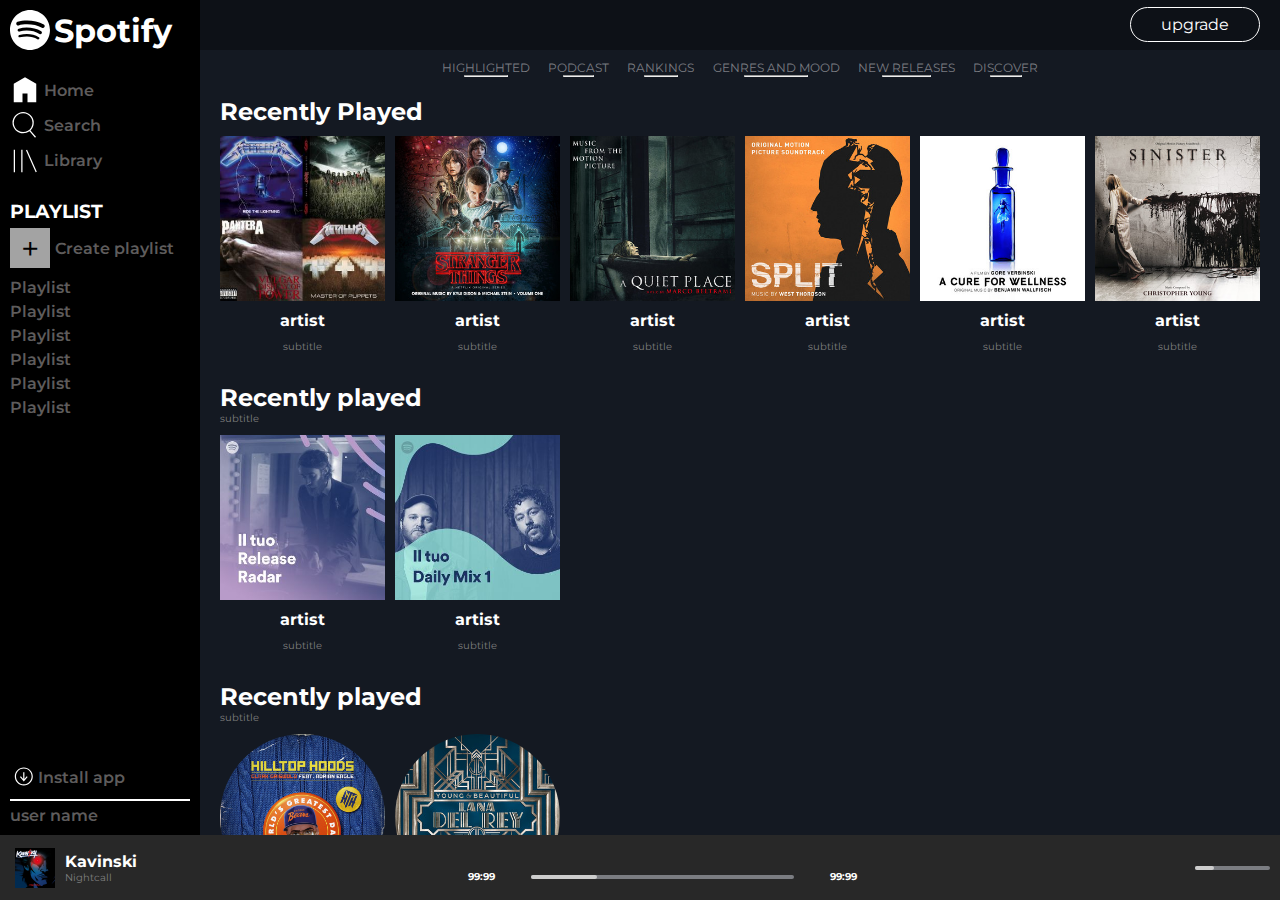
<file: index.html>
<!DOCTYPE html>
<html lang="en">
<head>
    <meta charset="UTF-8">
    <meta http-equiv="X-UA-Compatible" content="IE=edge">
    <meta name="viewport" content="width=device-width, initial-scale=1.0">
    
    <link rel="stylesheet" href="https://cdnjs.cloudflare.com/ajax/libs/font-awesome/6.4.0/css/all.min.css" integrity="sha512-iecdLmaskl7CVkqkXNQ/ZH/XLlvWZOJyj7Yy7tcenmpD1ypASozpmT/E0iPtmFIB46ZmdtAc9eNBvH0H/ZpiBw==" crossorigin="anonymous" referrerpolicy="no-referrer" />
    <link rel="preconnect" href="https://fonts.googleapis.com">
    <link rel="preconnect" href="https://fonts.gstatic.com" crossorigin>
    <link href="https://fonts.googleapis.com/css2?family=Montserrat:wght@100;400;800&display=swap" rel="stylesheet">


    <link rel="stylesheet" href="css/style.css">
    
    <title>Spotify Web</title>
</head>
<body class="debug">
    <main>
        <div class="row-main-viewport">
            <!--    LEFT NAV BAR -->

            <aside>

                <div class="row"> 
                    
                        <div class="logo">
                            <a href="#">
                                <div class="img logo-big">
                                    <img src="img/logo-small.svg" alt="spotify">
                                    
                                </div>
                                <h1>
                                    Spotify
                                </h1>
                            </a>
                        </div>
                        <div class="nav-links">
                            <ul>
                                <li>
                                    <a href="#">
                                        <div class="img">
                                            <img src="img/home.svg" alt="">
                                        </div>
                                        <span>
                                            Home
                                        </span>
                                    </a>
                                </li>
                                <li>
                                    <a href="#">
                                        <div class="img">
                                            <img src="img/search.svg" alt="">
                                        </div>
                                        <span>
                                            Search
                                        </span>
                                    </a>
                                </li>
                                <li>
                                    <a href="#">
                                        <div class="img">
                                            <img src="img/libreria.svg" alt="">
                                        </div>
                                        <span>
                                            Library
                                        </span>
                                    </a>
                                </li>
                            </ul>
                        </div>
                        <div class="playlist">
                            <h3>
                                Playlist
                            </h3>
                            <div class="create-playlist">
                                <button class="add-playlist-button">
                                    +
                                </button>
                                <span>
                                    Create playlist
                                </span>
                            </div>
                            <div class="your-playlist">
                                <ul>
                                    <li>
                                        <a href="#">
                                            Playlist
                                        </a>
                                    </li>
                                    <li>
                                        <a href="#">
                                            Playlist
                                        </a>
                                    </li>
                                    <li>
                                        <a href="#">
                                            Playlist
                                        </a>
                                    </li>
                                    <li>
                                        <a href="#">
                                            Playlist
                                        </a>
                                    </li>
                                    <li>
                                        <a href="#">
                                            Playlist
                                        </a>
                                    </li>
                                    <li>
                                        <a href="#">
                                            Playlist
                                        </a>
                                    </li>
                                </ul>
                            </div>

                        </div>
                    
                    <div class="nav-footer">
                        <div class="download">
                            <div class="img">
                                <img src="img/download.svg" alt="">
                            </div>
                
                            <span>
                                Install app
                            </span>
                        </div>
                        <div class="user">
                            <i class="fa-solid fa-user "></i>
                            <span> user name</span>
                        </div>
                    </div>
                </div> 
            </aside>
            <!--     MAIN CONTENT -->

            <div class="main-view">
                <header>
                    <a href="#" class="button">
                        upgrade
                    </a>
                </header>
                <div class="main-content">
                    <!-- nav -->
                    <nav>
                        <ul>
                            <li>
                                <a href="#">
                                    highlighted
                                    <hr>
                                </a>
                            </li>
                            <li>
                                <a href="#">
                                    podcast
                                    <hr>
                                </a>
                            </li>
                            <li>
                                <a href="#">
                                    rankings
                                    <hr>
                                </a>
                            </li>
                            <li>
                                <a href="#">
                                    genres and mood
                                    <hr>
                                </a>
                                
                            </li>
                            <li>
                                <a href="#">
                                    new releases
                                    <hr>
                                </a>
                                
                            </li>
                            <li>
                                <a href="#">
                                    discover
                                    <hr>
                                </a>
                            </li>
                        </ul>
                    </nav>
                    <!-- playable list items -->
                    <section>
                        <div class="section-title">
                            <h2>
                                Recently Played
                            </h2>
                            <div class="subtitle">

                            </div>
                        </div>
                        <div class="row">
                            <div class="item item-1-6 item-1-4 item-1-2">
                                <div class="img">
                                    <div class="overlay">
                                        <i class="fa-regular fa-circle-play"></i>
                                    </div>
                                    <img src="img/metal_lifting.jpg" alt="img">
                                </div>
                                <div class="title">
                                    artist
                                </div>
                                <div class="subtitle">
                                    subtitle
                                </div>
                            </div>
                            <div class="item item-1-6 item-1-4 item-1-2">
                                <div class="img">
                                    <div class="overlay">
                                        <i class="fa-regular fa-circle-play"></i>
                                    </div>
                                    <img src="img/stranger.jpeg" alt="img">
                                </div>
                                <div class="title">
                                    artist
                                </div>
                                <div class="subtitle">
                                    subtitle
                                </div>
                            </div>
                            <div class="item item-1-6 item-1-4 item-1-2">
                                <div class="img">
                                    <div class="overlay">
                                        <i class="fa-regular fa-circle-play"></i>
                                    </div>
                                    <img src="img/aquietplace.jpeg" alt="img">
                                </div>
                                <div class="title">
                                    artist
                                </div>
                                <div class="subtitle">
                                    subtitle
                                </div>
                            </div>
                            <div class="item item-1-6 item-1-4 item-1-2">
                                <div class="img">
                                    <div class="overlay">
                                        <i class="fa-regular fa-circle-play"></i>
                                    </div>
                                    <img src="img/split.jpeg" alt="img">
                                </div>
                                <div class="title">
                                    artist
                                </div>
                                <div class="subtitle">
                                    subtitle
                                </div>
                            </div>
                            <div class="item item-1-6 item-1-4 item-1-2">
                                <div class="img">
                                    <div class="overlay">
                                        <i class="fa-regular fa-circle-play"></i>
                                    </div>
                                    <img src="img/cure.jpeg" alt="img">
                                </div>
                                <div class="title">
                                    artist
                                </div>
                                <div class="subtitle">
                                    subtitle
                                </div>
                            </div>
                            <div class="item item-1-6 item-1-4 item-1-2">
                                <div class="img">
                                    <div class="overlay">
                                        <i class="fa-regular fa-circle-play"></i>
                                    </div>
                                    <img src="img/sinister.jpeg" alt="img">
                                </div>
                                <div class="title">
                                    artist
                                </div>
                                <div class="subtitle">
                                    subtitle
                                </div>
                            </div> 
                        </div>
                    </section>

                    <section>
                        <div class="section-title">
                            <h2>
                                Recently played
                            </h2>
                            <div class="subtitle">
                                subtitle
                            </div>
                        </div>
                        <div class="row">
                            <div class="item item-1-6 item-1-4 item-1-2">
                                <div class="img">
                                    <div class="overlay">
                                        <i class="fa-regular fa-circle-play"></i>
                                    </div>
                                    <img src="img/radar.jpeg" alt="img">
                                </div>
                                <div class="title">
                                    artist
                                </div>
                                <div class="subtitle">
                                    subtitle
                                </div>
                            </div>
                            <div class="item item-1-6 item-1-4 item-1-2">
                                <div class="img">
                                    <div class="overlay">
                                        <i class="fa-regular fa-circle-play"></i>
                                    </div>
                                    <img src="img/mixdaily.jpeg" alt="img">
                                </div>
                                <div class="title">
                                    artist
                                </div>
                                <div class="subtitle">
                                    subtitle
                                </div>
                            </div>
                        </div>
                    </section>

                    <section class="round-profile">
                        <div class="section-title">
                            <h2>
                                Recently played
                            </h2>
                            <div class="subtitle">
                                subtitle
                            </div>
                        </div>
                        <div class="row">
                            <div class="item item-1-6 item-1-4 item-1-2">
                                <div class="img">
                                    <div class="overlay">
                                        <i class="fa-regular fa-circle-play"></i>
                                    </div>
                                    <img src="img/player_left.jpg" alt="img">
                                </div>
                                <div class="title">
                                    artist
                                </div>
                                <div class="subtitle">
                                    subtitle
                                </div>
                            </div>
                            <div class="item item-1-6 item-1-4 item-1-2">
                                <div class="img">
                                    <div class="overlay">
                                        <i class="fa-regular fa-circle-play"></i>
                                    </div>
                                    <img src="img/youg.jpeg" alt="img">
                                </div>
                                <div class="title">
                                    artist
                                </div>
                                <div class="subtitle">
                                    subtitle
                                </div>
                            </div>
                        </div>
                    </section>
                    
                </div>
            </div>
        </div>
    </main>
    <footer>
        <div class="footer-row">
            <div class="file-playing row">
                <div class="img now-playing-img">
                    <a href="#">
                        <img src="img/kavinsky.jpeg" alt="img">
                    </a>
                </div>
                <div class="file-name">
                    <div class="title">
                        <a href="#">
                            Kavinski 
                        </a> 
                    </div>
                    <div class="subtitle">
                        <a href="#">
                            Nightcall 
                        </a>    
                    </div>
                </div>
                
                <div class="file-icons row">
                    <div>
                        <a href="#">
                            <i class="fa-regular fa-heart"></i>
                        </a>
                    </div>
                    <div>
                        <a href="#">
                            <i class="fa-regular fa-folder"></i>
                        </a>
                    </div>
                </div>
            </div>
            <div class="play-functions ">
                <div class="track-control">
                    <ul>
                        <li>
                            <a href="#">
                                <i class="fa-solid fa-shuffle"></i>
                            </a>
                        </li>
                        <li>
                            <a href="#">
                                <i class="fa-solid fa-backward-step"></i>
                            </a>
                        </li>
                        <li>
                            <a href="#">
                                <i class="fa-regular fa-circle-play"></i>
                            </a>
                        </li>
                        <li>
                            <a href="#">
                               <i class="fa-solid fa-forward-step"></i> 
                            </a>
                        </li>
                        <li>
                            <a href="#">
                               <i class="fa-solid fa-rotate-right"></i> 
                            </a>
                        </li>
                    </ul>
                </div>
                <div class="play-bar row">
                    <div class="time-played">
                        99:99
                    </div>
                    <div class="scroll-time">
                        <div class="scroll-button"></div>
                        <div class="time-elapsed"></div>
                    </div>
                    <div class="tot-time">
                        99:99
                    </div>
                </div>
            </div>
            <div class="device-functions  row">
                <div>
                    <a href="#">
                        <i class="fa-solid fa-list"></i>
                    </a>
                </div>
                <div>
                    <a href="#">
                        <i class="fa-solid fa-desktop"></i>
                    </a>
                </div>
                <div>
                    <a href="#">
                        <i class="fa-solid fa-volume-low"></i>
                    </a>
                </div>
                <div class="volume-bar">
                    <div class="scroll-button"></div>
                    <div class="current-volume"></div>
                </div>
            </div>
        </div>
    </footer>
</body>
</html>
</file>
<file: css/style.css>
@import "common.css";
*{
    margin: 0;
    padding: 0;
    box-sizing: border-box;
    font-family: 'Montserrat', sans-serif;
}


.row-main-viewport{
    display: flex;
}

/* MAIN NAV LEFT */
aside{
    
    width: var(--left-nav-width);
    height: calc(100vh - var(--footer-height));
    color: #5e5c5c;
    font-weight: 600;
    background-color: black;
    
}
aside .row{
    flex-direction: column;
    height: calc(100vh - var(--footer-height));
    flex-wrap: nowrap;
    min-height: 400px;
}
aside .row > div{
    padding: 0 10px;
    margin: 10px 0;
}


.logo .img{
    width: 2.5rem;
    display: inline-block;
    margin: auto;
}

.logo {
    margin: 10px 0;
    
}
aside h1,
aside h3{
    color: white;
}

.logo h1,
.logo img,
ul .img,
ul span{
    display: inline-block;
    vertical-align: middle;
}

ul img{
    width: 1.875rem;
}

aside .row .nav-links{
    padding-left: 0;
}
aside .nav-links a{
    padding-left: 10px;
    display: inline-block;
}
aside .nav-links li{
    margin: 5px 0;
}
aside .nav-links a:active{
    border-left: 3px solid greenyellow;
    padding-left: 7.4444px;
}

/* playlist */
.your-playlist{
    overflow-y: auto;
    height: 100%;
    flex-grow: 1;
}
.playlist *{
    margin-bottom: 5px;
    
}
aside .row .playlist{
    flex-grow: 1;
    overflow-y: hidden;
    display: flex;
    flex-direction: column;
    margin-bottom: 0;
}
.playlist h3{
    text-transform: uppercase;
}
.add-playlist-button{
    border-radius: 0;
    font-size: 2rem;
    display: inline-block;
    width: 2.5rem;
    height: 2.5rem;
    border: 0;
    background-color: #A3A3A3;
}
.add-playlist-button:hover{
    background-color: white;
}
.create-playlist{
    display: flex;
    align-items: center;
}
.create-playlist span{
    margin-left: 5px;
}

/* nav left footer */
.nav-footer .img{
    display: inline-block;
    width: 1.5rem;
    vertical-align: middle;
}
.download span{
    display: inline-block;
    vertical-align: middle;
}
.download{
    border-bottom: 2px solid white;
    width: 100%;
    padding-bottom: 10px;
}

.nav-footer .user{
    margin-top: 5px;

}
.nav-footer .download:hover span{
    color: white;
}

/* MAIN view */
.main-view{ 
    width: calc(100vw - var(--left-nav-width));
    height: calc(100vh - var(--footer-height));
    position: relative;
    background-color: #141922;
    color: white;
}
/* main header */

.main-view header{
    text-align: end;
    position: absolute;
    top: 0;
    width: 100%;
    line-height: 3.125rem;
    vertical-align: middle;
    background-color: rgba(0, 0, 0, 0.315);
    padding: 0 20px;
    z-index: 1;
}


.main-view header .button{
    display: inline-block;
    padding: 7px 30px;
    border: 1px solid white;
    border-radius: 50px;
    line-height: normal;
}
.main-view header .button:hover{
    transform: scale(1.25);
}

/* main CONTENT */


.main-view .main-content{
    padding: 0 20px;
    overflow-y: auto;
    height: 100%;   
    padding-top: 3.125rem;
    /* value equal to header height */
}
.main-view .main-content nav{
    color: #7B7D82;
    text-align: center;
}
.main-view .main-content li{
    display: inline-block;
    padding: .625rem 0.45rem;
    text-transform: uppercase;
    font-size: 0.75rem;
}
.main-view .main-content nav hr{
    width: 50%;
    height: 2px;
    background-color: #141922;
    color: #141922;
    margin: auto;

}
.main-view .main-content li a:active hr{
    background-color: greenyellow;
    color: greenyellow;
}

/*  sections */
.main-content section{
    padding: 10px 0;
}

/*    ITEMS PLAYED */
.main-content .row{
    margin: 0 -5px;
}
.item {
    text-align: center;
}
.item-1-6{
    width: calc((100% / 6) - 10px);
    /* height: calc(((100vw - 230px) / 6) - 10px); */
    margin: 10px 5px;
}
.item img{
    width: 100%;
}
.round-profile img{
    border-radius: 50%;
}
section .title{
    color: white;
    margin: 10px 0;
}
 .subtitle{
    color: grey;
    font-size: 0.625rem;
}

.item .img{
    position: relative;
}
.overlay{
    width: 100%;
    height: 100%;
    display: none;
    position: absolute;
    background-color: rgba(0, 0, 0, 0.288);
}
.overlay i{
    color: rgba(255, 255, 255, 0.674);
    position: relative;
    top: 50%;
    font-size: 3rem;
    transform: translate(0 , -50%);
}
.item:hover .overlay{
    display: block;
}
.round-profile .overlay{
    border-radius: 50%;
}

/* FOOTER */
footer{
    width: 100vw;
    position: fixed;
    bottom: 0;
    padding: 0 .625rem;
    height: var(--footer-height);
    background-color: #282828;
    color: white;
}
footer .footer-row{
    display: flex;
    justify-content: space-between;
    align-items: center;
    height: 100%;
   
}


footer .file-playing > div{
    margin: 0 5px;
}
footer .file-playing.row{
    align-items: center;
}
.file-playing .img{
    width: 40px;
}

.file-icons > div{
    display: inline-block;
    align-self: center;
    padding: 5px;
    color: #7B7D82;
}

/* hovers */
.file-playing .subtitle:hover{
    text-decoration: underline;
}
.file-icons > div:hover{
    color: white;
}

/* play funcions footer */

.play-functions{
    max-width: 400px;
    flex-grow: 2;
}

.track-control{
    text-align: center;
}

.track-control li{
    display: inline-block;
    padding: 0 8px;
}

.track-control li .fa-circle-play{
    font-size: larger;
}


.play-bar.row{
    align-items: center;
    justify-content: center;
    margin: 0 -5px;
}

.time-played,
.tot-time{
    width: calc((100% / 6) - 10px);
    line-height: 20px;
    vertical-align: middle;
    font-size: .625rem;
    margin: 0 5px;
    font-weight: bold;
}

.scroll-time{
    background-color: #7B7D82;
    border-radius: 50px;
    width: calc(((100% / 6) * 4) - 10px);
    position: relative;
    height: 4px;
}

.time-elapsed{
    position: absolute;
    width: var(--time-elapsed);
    border-radius: 50px;
    height: 4px;
    background-color: #CDCDCD;
    left: 0;
    top: 50%;
    transform: translate(0 , -50%);
    
}

.tot-time{
    text-align: end;
}

/* hovers */
.track-control .fa-circle-play:hover{
    transform: scale(1.2);
}
.scroll-time:hover .time-elapsed{
    
    background-color: greenyellow;
}
.volume-bar:hover .current-volume{
    
    background-color: greenyellow;
}
.scroll-button{
    background-color: white;
    position: absolute;
    left: var(--time-elapsed);
    border-radius: 50px;
    height: 10px;
    width: 10px;
    top: 50%;
    transform: translate(-50% , -50%);
    z-index: 1;
    display: none;
}
.scroll-time:hover .scroll-button,
.volume-bar:hover .scroll-button{
    display: block;
}

/*  */
.device-functions.row{
    align-items: center;
    justify-content: end;
}
.device-functions > div{
    padding: 0 7px;
    font-size: .5rem;
}
.device-functions .volume-bar{
    background-color: #7B7D82;
    width: 75px;
    border-radius: 50px;
    position: relative;
    height: 4px;
}
.current-volume{
    position: absolute;
    width: 25%;
    border-radius: 50px;
    height: 4px;
    background-color: #CDCDCD;
    left: 0;
    top: 50%;
    transform: translate(0 , -50%);
    
}

/* 
------------------------
------------------------
    RESPONSIVE
------------------------
------------------------
*/

/* TABLET */
@media screen and (max-width: 1100px) {
    .item-1-4{
        width: calc((100% / 4) - 10px);
    }
}

/* MOBILE M */

@media screen and (max-width: 700px) {
    .item-1-2{
        width: calc((100% / 2) - 10px);
    }
}

/* MOBILE S */

@media screen and (max-width: 600px) {
    aside span,
    aside .playlist,
    aside .logo h1,
    aside .create-playlist,
    aside .your-playlist,
    aside h3{
        display: none;
    }
    .nav-links{
        flex-grow: 1;
        overflow-y: hidden;
    }
    aside .row{
        align-items: center;
    }
    aside .row > div{
        padding: 0;
        
    }
    aside .nav-links a {
        padding-left: 0;
      }
    
    .nav-footer span{
        display: none;
    }
    .nav-footer .user {
        text-align: center;
    }

    aside{
        
        width: var(--left-nav-small);
        
    }
    .main-view{
    
        width: calc(100vw - var(--left-nav-small));
        
        
    }
    /* footer responsive */
    .file-icons.row{
        flex-direction: column;
        justify-content: center;
    }

   

}
</file>
